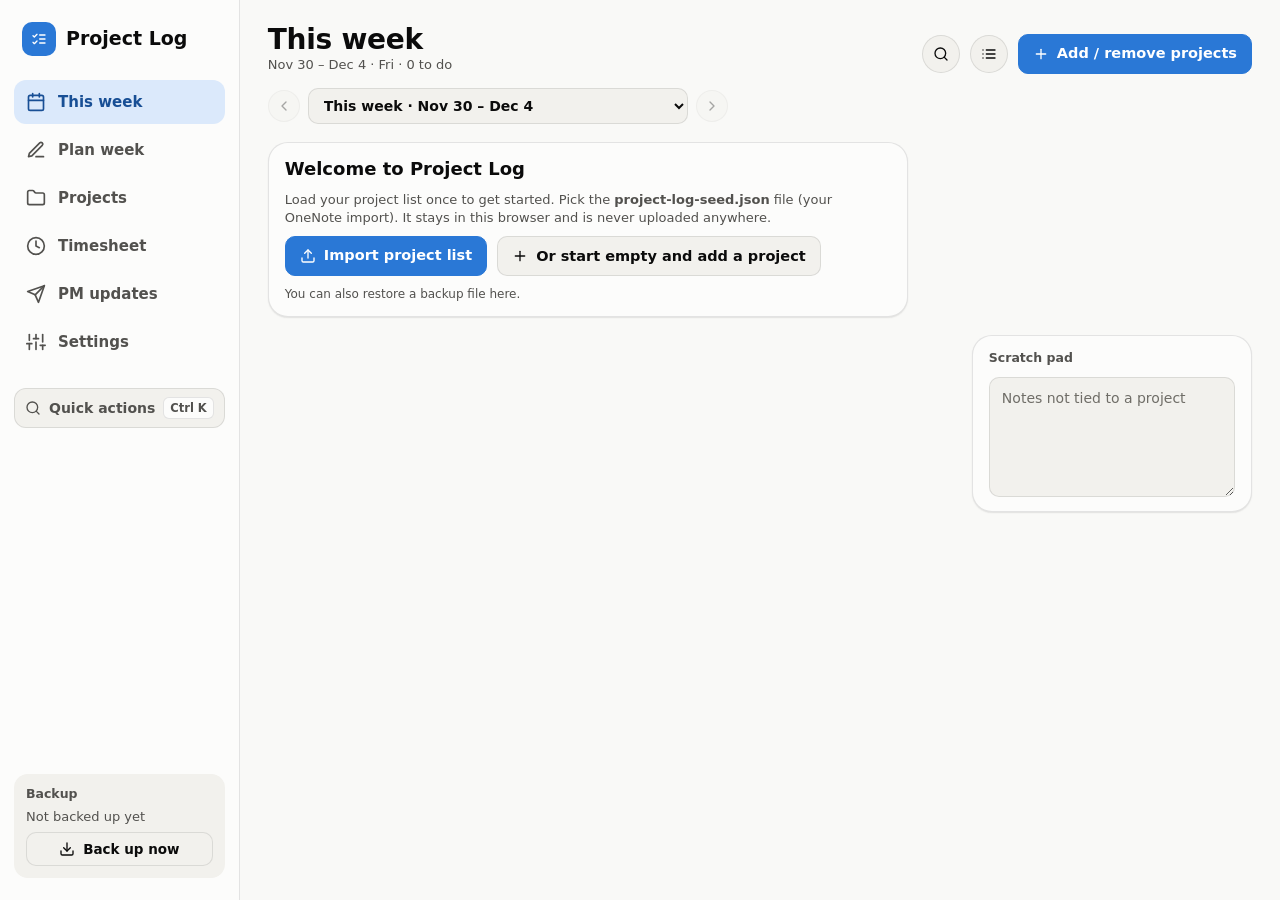
<file: index.html>
<!doctype html>
<html lang="en">
<head>
  <meta charset="utf-8">
  <meta name="viewport" content="width=device-width, initial-scale=1, viewport-fit=cover">
  <title>Project Log</title>
  <meta name="description" content="Weekly project planning, notes and time tracking.">
  <meta name="theme-color" content="#f9f9f7">
  <link rel="manifest" href="manifest.webmanifest">
  <link rel="icon" href="icons/favicon.svg" type="image/svg+xml">
  <link rel="apple-touch-icon" href="icons/apple-touch-icon.png">
  <link rel="stylesheet" href="css/styles.css">
  <script>
    // Apply the saved theme before the first paint so the page and title bar don't flash.
    try {
      const theme = JSON.parse(localStorage.getItem('projectlog.v1'))?.settings?.theme;
      if (theme === 'light' || theme === 'dark') document.documentElement.dataset.theme = theme;
    } catch {}
    document.querySelector('meta[name="theme-color"]').content = getComputedStyle(document.documentElement).backgroundColor;
  </script>
</head>
<body>
  <div id="root"><p style="padding:24px;font-family:system-ui">Loading Project Log…</p></div>
  <noscript><p style="padding:24px">Project Log needs JavaScript turned on.</p></noscript>

  <!-- Order matters: each file can use what the files above it define. -->
  <script src="js/version.js"></script>
  <script src="js/seed.js"></script>
  <script src="js/store.js"></script>
  <script src="js/core.js"></script>
  <script src="js/backup.js"></script>
  <script src="js/views/outline.js"></script>
  <script src="js/views/week.js"></script>
  <script src="js/views/plan.js"></script>
  <script src="js/views/projects.js"></script>
  <script src="js/views/project.js"></script>
  <script src="js/views/time.js"></script>
  <script src="js/views/timeline.js"></script>
  <script src="js/views/review.js"></script>
  <script src="js/views/update.js"></script>
  <script src="js/views/health.js"></script>
  <script src="js/views/guard.js"></script>
  <script src="js/views/palette.js"></script>
  <script src="js/views/settings.js"></script>
  <script src="js/actions.js"></script>
  <script src="js/app.js"></script>
  <script>
    if ('serviceWorker' in navigator && location.protocol.startsWith('http')) {
      // When an update installs, reload once so it takes effect now instead of next time.
      const hadWorker = !!navigator.serviceWorker.controller;
      navigator.serviceWorker.addEventListener('controllerchange', () => {
        if (hadWorker) location.reload();
      });
      navigator.serviceWorker.register('sw.js');
    }
  </script>
</body>
</html>
</file>
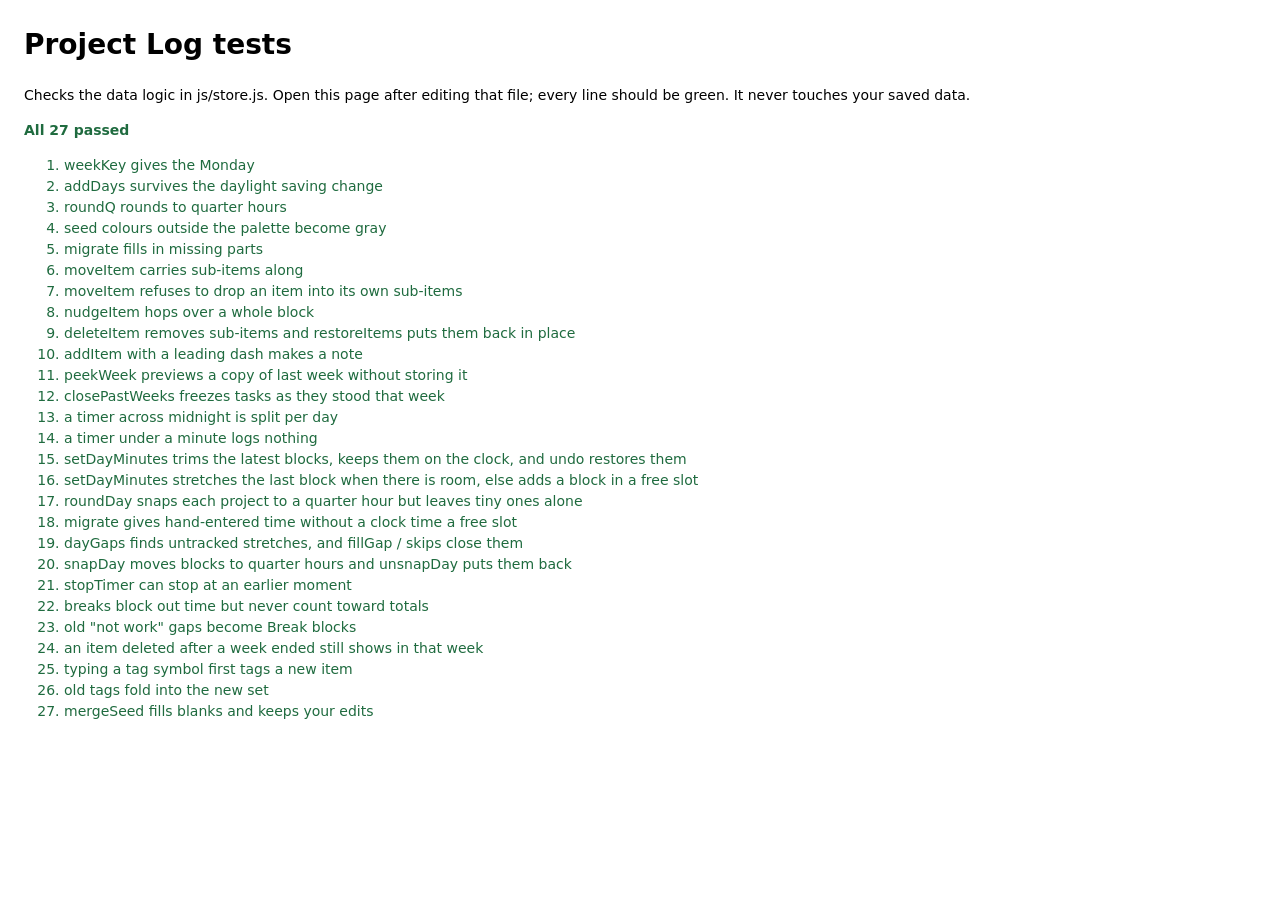
<file: tests.html>
<!doctype html>
<html lang="en">
<head>
  <meta charset="utf-8">
  <title>Project Log tests</title>
  <style>
    body { font: 14px/1.5 system-ui, sans-serif; margin: 24px; }
    .pass { color: #1f6b3f; }
    .fail { color: #c0392b; font-weight: 700; }
  </style>
</head>
<body>
  <h1>Project Log tests</h1>
  <p>Checks the data logic in js/store.js. Open this page after editing that file; every line should be green.
    It never touches your saved data.</p>
  <p id="summary"></p>
  <ol id="out"></ol>

  <script src="js/store.js"></script>
  <script>
    const S = window.Store;
    const out = document.getElementById('out');
    let failed = 0;

    function test(name, fn) {
      const li = document.createElement('li');
      try {
        fn();
        li.className = 'pass';
        li.textContent = name;
      } catch (e) {
        failed++;
        li.className = 'fail';
        li.textContent = `${name}: ${e.message}`;
      }
      out.appendChild(li);
    }
    function eq(actual, expected) {
      const a = JSON.stringify(actual);
      const b = JSON.stringify(expected);
      if (a !== b) throw new Error(`expected ${b}, got ${a}`);
    }

    function sample() {
      const s = S.fromSeed({
        people: [{ name: 'Ana', colour: 'blue' }, { name: 'Bo', colour: 'url(evil)' }],
        projects: [{ number: '26208', name: 'Clinic', pm: 'Ana' }, { number: '25063', name: 'School' }]
      });
      // A: a, a1, a2 (a1 and a2 indented under a), then b, then c.
      s.items = ['a', 'a1', 'a2', 'b', 'c'].map(id => ({
        id, pid: 'p_26208', text: id, kind: 'task', level: id.length - 1, done: false, doneAt: '', created: '2026-10-01'
      }));
      return s;
    }
    const order = s => S.itemsFor(s, 'p_26208').map(i => i.id);

    test('weekKey gives the Monday', () => {
      eq(S.weekKey(new Date(2026, 9, 18)), '2026-10-12');
      eq(S.weekKey(new Date(2026, 9, 12)), '2026-10-12');
    });
    test('addDays survives the daylight saving change', () => {
      eq(S.iso(S.addDays(S.parseISO('2026-11-01'), 1)), '2026-11-02');
      eq(S.iso(S.addDays(S.parseISO('2026-03-08'), 7)), '2026-03-15');
    });
    test('roundQ rounds to quarter hours', () => {
      eq([0.1, 0.13, 0.5, 1.37, 2.9].map(S.roundQ), [0, 0.25, 0.5, 1.25, 3]);
    });
    test('seed colours outside the palette become gray', () => {
      eq(sample().people.map(p => p.color), ['blue', 'gray']);
    });
    test('migrate fills in missing parts', () => {
      const s = S.migrate({ projects: {}, people: [{ id: 'x', name: 'X', color: '"><b>' }] });
      eq([Array.isArray(s.items), s.settings.capacity, s.people[0].color], [true, 40, 'gray']);
    });

    test('moveItem carries sub-items along', () => {
      const s = sample();
      S.moveItem(s, 'a', 'b', true);
      eq(order(s), ['b', 'a', 'a1', 'a2', 'c']);
    });
    test('moveItem refuses to drop an item into its own sub-items', () => {
      const s = sample();
      eq(S.moveItem(s, 'a', 'a1', true), false);
      eq(order(s), ['a', 'a1', 'a2', 'b', 'c']);
    });
    test('nudgeItem hops over a whole block', () => {
      const s = sample();
      S.nudgeItem(s, 'b', -1);
      eq(order(s), ['b', 'a', 'a1', 'a2', 'c']);
      S.nudgeItem(s, 'b', 1);
      eq(order(s), ['a', 'a1', 'a2', 'b', 'c']);
    });
    test('deleteItem removes sub-items and restoreItems puts them back in place', () => {
      const s = sample();
      const deleted = S.deleteItem(s, 'a');
      eq(order(s), ['b', 'c']);
      S.restoreItems(s, deleted);
      eq(order(s), ['a', 'a1', 'a2', 'b', 'c']);
    });
    test('addItem with a leading dash makes a note', () => {
      const s = sample();
      const it = S.addItem(s, 'p_26208', '- call the PM', 0);
      eq([it.kind, it.text, order(s).pop()], ['note', 'call the PM', it.id]);
    });

    test('peekWeek previews a copy of last week without storing it', () => {
      const s = sample();
      s.weeks['2026-10-05'] = { entries: [{ pid: 'p_26208', hours: '6', label: 'QA/QC', day: 'Fri', date: '', done: true }] };
      const next = S.peekWeek(s, '2026-10-12');
      eq(next.entries, [{ pid: 'p_26208', hours: '6', label: '', day: '', date: '' }]);
      eq(Object.keys(s.weeks), ['2026-10-05']);
      S.ensureWeek(s, '2026-10-12');
      eq(Object.keys(s.weeks).sort(), ['2026-10-05', '2026-10-12']);
    });
    test('closePastWeeks freezes tasks as they stood that week', () => {
      const s = sample();
      s.weeks['2020-01-06'] = { entries: [{ pid: 'p_26208', hours: '', label: '', day: '', date: '' }] };
      s.items.forEach(i => { i.created = '2020-01-01'; });
      s.items[3].done = true;
      s.items[3].doneAt = '2020-01-08';
      eq(S.closePastWeeks(s), 1);
      s.items = [];
      const frozen = s.weeks['2020-01-06'].closed.items.p_26208;
      eq([frozen.length, frozen[3].done, frozen[0].done], [5, true, false]);
      eq(S.closePastWeeks(s), 0);
    });

    test('a timer across midnight is split per day', () => {
      const s = sample();
      const realNow = Date.now;
      const start = new Date(2026, 9, 13, 23, 30).getTime();
      s.timer = { pid: 'p_26208', start };
      Date.now = () => start + 90 * 60000;
      try {
        const logged = S.stopTimer(s);
        eq(logged.map(e => [e.date, e.minutes]), [['2026-10-13', 30], ['2026-10-14', 60]]);
      } finally {
        Date.now = realNow;
      }
    });
    test('a timer under a minute logs nothing', () => {
      const s = sample();
      s.timer = { pid: 'p_26208', start: Date.now() - 20000 };
      eq([S.stopTimer(s).length, s.timer, s.time.length], [0, null, 0]);
    });

    test('setDayMinutes trims the latest blocks, keeps them on the clock, and undo restores them', () => {
      const s = sample();
      const at = (h, m) => new Date(2026, 9, 13, h, m).getTime();
      const block = (id, h1, m1, h2, m2) => ({ id, pid: 'p_26208', date: '2026-10-13', start: at(h1, m1), end: at(h2, m2), minutes: (h2 - h1) * 60 + m2 - m1, note: '', src: 'timer' });
      s.time = [block('t1', 8, 0, 8, 30), block('t2', 9, 0, 9, 40), block('t3', 13, 0, 13, 20)];
      const change = S.setDayMinutes(s, 'p_26208', '2026-10-13', 60);
      eq(s.time.map(t => [t.id, t.minutes]), [['t1', 30], ['t2', 30]]);
      eq(s.time[1].end === at(9, 30), true);
      S.undoDayEdit(s, change);
      eq(s.time.map(t => t.id).sort(), ['t1', 't2', 't3']);
    });
    test('setDayMinutes stretches the last block when there is room, else adds a block in a free slot', () => {
      const s = sample();
      const at = (h, m) => new Date(2026, 9, 13, h, m).getTime();
      s.time = [
        { id: 'a', pid: 'p_26208', date: '2026-10-13', start: at(9, 0), end: at(10, 0), minutes: 60, note: '', src: 'timer' },
        { id: 'b', pid: 'OH', date: '2026-10-13', start: at(10, 0), end: at(10, 30), minutes: 30, note: '', src: 'timer' }
      ];
      S.setDayMinutes(s, 'OH', '2026-10-13', 45);
      eq([s.time[1].end === at(10, 45), s.time[1].minutes], [true, 45]);
      S.setDayMinutes(s, 'p_26208', '2026-10-13', 90);
      const added = s.time.find(t => t.pid === 'p_26208' && t.id !== 'a');
      eq([added.start === at(8, 0), added.minutes], [true, 30]);
    });
    test('roundDay snaps each project to a quarter hour but leaves tiny ones alone', () => {
      const s = sample();
      const at = (h, m) => new Date(2026, 9, 13, h, m).getTime();
      const e = (id, pid, h, minutes) => ({ id, pid, date: '2026-10-13', start: at(h, 0), end: at(h, 0) + minutes * 60000, minutes, note: '', src: 'timer' });
      s.time = [e('a', 'p_26208', 8, 50), e('b', 'p_26208', 10, 21), e('c', 'OH', 12, 6), e('d', 'p_25063', 14, 30)];
      eq(S.roundDay(s, '2026-10-13').length, 1);
      eq(['p_26208', 'OH', 'p_25063'].map(pid => S.minutesFor(s, pid, '2026-10-13', '2026-10-13')), [75, 6, 30]);
      eq(s.time.length, 4);
    });
    test('migrate gives hand-entered time without a clock time a free slot', () => {
      const at = (h, m) => new Date(2026, 9, 13, h, m).getTime();
      const s = S.migrate({ projects: {}, time: [
        { id: 'a', pid: 'OH', date: '2026-10-13', start: at(8, 0), end: at(9, 0), minutes: 60 },
        { id: 'b', pid: 'OH', date: '2026-10-13', start: 0, end: 0, minutes: 45 }
      ] });
      eq([s.time[1].start === at(9, 0), s.time[1].end === at(9, 45)], [true, true]);
    });
    test('dayGaps finds untracked stretches, and fillGap / skips close them', () => {
      const s = sample();
      const at = (h, m) => new Date(2026, 10, 2, h, m).getTime();
      const blk = (id, h1, m1, h2, m2) => ({ id, pid: 'p_26208', date: '2026-11-02', start: at(h1, m1), end: at(h2, m2), minutes: 0, note: '', src: 'timer' });
      s.time = [blk('a', 8, 0, 9, 0), blk('b', 9, 3, 10, 0), blk('c', 10, 30, 11, 0)];
      const gaps = S.dayGaps(s, '2026-11-02');
      eq(gaps.map(g => [g.from === at(10, 0), g.to === at(10, 30)]), [[true, true]]);
      S.fillGap(s, 'OH', '2026-11-02', gaps[0].from, gaps[0].to);
      eq([S.dayGaps(s, '2026-11-02').length, S.minutesFor(s, 'OH', '2026-11-02', '2026-11-02')], [0, 30]);
    });
    test('snapDay moves blocks to quarter hours and unsnapDay puts them back', () => {
      const s = sample();
      const at = (h, m) => new Date(2026, 10, 2, h, m).getTime();
      s.time = [{ id: 'a', pid: 'p_26208', date: '2026-11-02', start: at(8, 2), end: at(8, 39), minutes: 37, note: '', src: 'timer' }];
      const before = S.snapDay(s, '2026-11-02');
      eq([s.time[0].start === at(8, 0), s.time[0].end === at(8, 45), s.time[0].minutes], [true, true, 45]);
      S.unsnapDay(s, before);
      eq(s.time[0].minutes, 37);
    });
    test('stopTimer can stop at an earlier moment', () => {
      const s = sample();
      const start = Date.now() - 5 * 3600000;
      s.timer = { pid: 'p_26208', start };
      const logged = S.stopTimer(s, start + 90 * 60000);
      eq(logged.reduce((a, e) => a + e.minutes, 0), 90);
    });

    test('breaks block out time but never count toward totals', () => {
      const s = sample();
      const at = (h, m) => new Date(2026, 10, 2, h, m).getTime();
      s.time = [
        { id: 'a', pid: 'p_26208', date: '2026-11-02', start: at(8, 0), end: at(12, 0), minutes: 240, note: '', src: 'timer' },
        { id: 'l', pid: 'BREAK', date: '2026-11-02', start: at(12, 0), end: at(12, 30), minutes: 30, note: '', src: 'break' }
      ];
      eq([S.minutesFor(s, null, '2026-11-02', '2026-11-02'), S.minutesFor(s, 'BREAK', '2026-11-02', '2026-11-02')], [240, 30]);
      eq(S.freeSlot(s, '2026-11-02', 60 * 60000) === at(12, 30), true);
    });
    test('old "not work" gaps become Break blocks', () => {
      const at = (h, m) => new Date(2026, 10, 2, h, m).getTime();
      const s = S.migrate({ projects: {}, gapSkips: { '2026-11-02': [`${at(12, 0)}-${at(12, 45)}`] } });
      eq([s.time.length, s.time[0].pid, s.time[0].minutes, Object.keys(s.gapSkips).length], [1, 'BREAK', 45, 0]);
    });
    test('an item deleted after a week ended still shows in that week', () => {
      const s = sample();
      s.items.forEach(i => { i.created = '2026-10-01'; });
      S.deleteItem(s, 'b');
      s.trash.forEach(x => { x.deletedAt = '2026-10-20'; });
      eq(S.itemsAsOf(s, 'p_26208', '2026-10-12').map(i => i.text), ['a', 'a1', 'a2', 'b', 'c']);
      eq(S.itemsAsOf(s, 'p_26208', '2026-10-19').map(i => i.text), ['a', 'a1', 'a2', 'c']);
      eq(S.itemsFor(s, 'p_26208').map(i => i.id), ['a', 'a1', 'a2', 'c']);
    });
    test('typing a tag symbol first tags a new item', () => {
      const s = sample();
      const made = ['! call PM', '? which panel', '* due Fri', 'p1 panels', 'P3 later', 'plain', '2 panels to update']
        .map(t => S.addItem(s, 'p_26208', t, 0));
      eq(made.map(i => i.tag), ['important', 'question', 'highlight', 'p1', 'p3', '', '']);
      eq(made.map(i => i.text).slice(3), ['panels', 'later', 'plain', '2 panels to update']);
    });
    test('old tags fold into the new set', () => {
      const s = S.migrate({ projects: {}, items: [{ id: 'a', tag: 'critical' }, { id: 'b', tag: 'remember' }, { id: 'c', tag: 'idea' }] });
      eq(s.items.map(i => i.tag), ['important', 'highlight', '']);
    });

    test('mergeSeed fills blanks and keeps your edits', () => {
      const s = sample();
      s.projects.p_26208.name = 'Clinic (renamed)';
      const added = S.mergeSeed(s, {
        people: [{ name: 'Cy', colour: 'teal' }],
        projects: [{ number: '26208', name: 'Clinic', revit: 'RVT26' }, { number: '26300', name: 'New', pm: 'Cy' }]
      });
      eq([added, s.projects.p_26208.name, s.projects.p_26208.revit, s.projects.p_26300.pm], [1, 'Clinic (renamed)', 'RVT26', 'pm_cy']);
    });

    document.getElementById('summary').innerHTML = failed
      ? `<b class="fail">${failed} failed</b>`
      : `<b class="pass">All ${out.children.length} passed</b>`;
  </script>
</body>
</html>
</file>
<file: css/styles.css>
/* Project Log styles. Tokens follow the Fit Log design language.
   Each colour is light-dark(light value, dark value). The page follows the system theme, and
   Settings > Appearance can pin it by setting data-theme on <html>. */
:root {
  color-scheme: light dark;
  --page: light-dark(#f9f9f7, #0d0d0d);
  --surface-1: light-dark(#fcfcfb, #1a1a19);
  --surface-2: light-dark(#f2f1ed, #232322);
  --text-primary: light-dark(#0b0b0b, #fff);
  --text-secondary: light-dark(#52514e, #c3c2b7);
  --muted: light-dark(#6f6d67, #a09e96);
  --gridline: light-dark(#e1e0d9, #2c2c2a);
  --baseline: light-dark(#c3c2b7, #383835);
  --border: light-dark(rgba(11,11,11,.10), rgba(255,255,255,.10));
  --accent: light-dark(#2a78d6, #3987e5);
  --accent-track: light-dark(#b7d3f6, #184f95);
  --accent-soft: light-dark(#dbe9fb, #17365c);
  --accent-strong: light-dark(#184f95, #86b6ef);
  --good: light-dark(#2f9a5c, #4dba7f);
  --good-bg: light-dark(#e3f3ea, rgba(77,186,127,.16));
  --good-ink: light-dark(#1f6b3f, #8fdcb0);
  --warning: light-dark(#c98a00, #fab219);
  --warning-ink: light-dark(#8a5d00, #fab219);
  --warn-bg: light-dark(#fdf1d4, rgba(250,178,25,.14));
  --critical: light-dark(#d03b3b, #e66767);
  --c-red: light-dark(#d9443a, #ec6b61);
  --c-orange: light-dark(#e8862c, #f0a04a);
  --c-amber: light-dark(#c9a000, #e6c040);
  --c-green: light-dark(#2f9a5c, #4dba7f);
  --c-teal: light-dark(#1f8fa0, #3bb3c4);
  --c-blue: light-dark(#3a6fd8, #6f98ea);
  --c-indigo: light-dark(#5b5bd6, #8b8bf0);
  --c-purple: light-dark(#8b5cf6, #a78bfa);
  --c-pink: light-dark(#d6409f, #ec6cbb);
  --c-gray: light-dark(#8a8780, #a09e96);
  --radius-sm: 10px; --radius-md: 14px; --radius-lg: 20px;
  --shadow-1: 0 1px 2px rgba(11,11,11,.06), 0 1px 1px rgba(11,11,11,.04);
  --shadow-2: 0 8px 28px light-dark(rgba(11,11,11,.16), rgba(0,0,0,.5));
}
:root[data-theme="light"] { color-scheme: light; }
:root[data-theme="dark"] { color-scheme: dark; }

* { box-sizing: border-box; }
html, body { margin: 0; }
html { background: var(--page); }
body { background: var(--page); color: var(--text-primary); font-family: system-ui, -apple-system, "Segoe UI", sans-serif; font-size: 15px; line-height: 1.35; -webkit-font-smoothing: antialiased; }
button, input, textarea, select { font-family: inherit; color: inherit; font-size: inherit; }
a { color: var(--accent); }
a:hover { color: var(--accent-strong); }
h1, h2, h3, p { margin: 0; }
[hidden] { display: none !important; }
.sr { position: absolute; width: 1px; height: 1px; overflow: hidden; clip: rect(0 0 0 0); white-space: nowrap; }
:focus-visible { outline: 2px solid var(--accent); outline-offset: 2px; }

.ic { width: 20px; height: 20px; fill: none; stroke: currentColor; stroke-width: 2; stroke-linecap: round; stroke-linejoin: round; flex: none; }
.ic.s { width: 16px; height: 16px; }
.ic.xs { width: 12px; height: 12px; stroke-width: 2.4; }

/* Shell */
.app { min-height: 100vh; display: flex; }
.side { flex: 0 0 228px; display: flex; flex-direction: column; gap: 24px; padding: 22px 14px; background: var(--surface-1); border-right: 1px solid var(--border); position: sticky; top: 0; height: 100vh; }
.brand { display: flex; align-items: center; gap: 10px; padding: 0 8px; font-size: 19px; font-weight: 800; }
.brand .logo { width: 34px; height: 34px; border-radius: 10px; background: var(--accent); color: #fff; display: grid; place-items: center; }
.nav { display: flex; flex-direction: column; gap: 4px; }
.nav a { display: flex; align-items: center; gap: 12px; min-height: 44px; padding: 0 12px; border-radius: 12px; color: var(--text-secondary); font-weight: 600; text-decoration: none; }
.nav a:hover { background: var(--surface-2); color: var(--text-primary); }
.nav a.on { background: var(--accent-soft); color: var(--accent-strong); }
.side-foot { margin-top: auto; display: flex; flex-direction: column; gap: 6px; padding: 12px; border-radius: var(--radius-md); background: var(--surface-2); }
.main { flex: 1 1 auto; min-width: 0; padding: 24px 28px 64px; display: flex; flex-direction: column; gap: 18px; }
.tabbar { display: none; }

/* Primitives */
.card { background: var(--surface-1); border: 1px solid var(--border); border-radius: var(--radius-lg); box-shadow: var(--shadow-1); }
.clip { overflow: hidden; }
.btn { display: inline-flex; align-items: center; justify-content: center; gap: 8px; min-height: 40px; padding: 0 14px; border-radius: var(--radius-sm); border: 1px solid var(--border); background: var(--surface-2); font-weight: 700; font-size: 14.5px; cursor: pointer; text-decoration: none; color: var(--text-primary); white-space: nowrap; }
.btn:hover { color: var(--text-primary); filter: brightness(.98); }
.btn.pri { background: var(--accent); border-color: var(--accent); color: #fff; }
.btn.pri:hover { color: #fff; }
.btn.sm { min-height: 34px; padding: 0 11px; font-size: 13.5px; }
.btn.ghost { background: transparent; border-color: transparent; color: var(--accent); padding: 0 8px; }
.btn.danger { color: var(--critical); }
.iconbtn { width: 38px; height: 38px; border-radius: 50%; background: var(--surface-2); border: 1px solid var(--border); display: grid; place-items: center; color: var(--text-primary); flex: none; cursor: pointer; text-decoration: none; padding: 0; }
.iconbtn:hover { color: var(--text-primary); }
.iconbtn.sm { width: 32px; height: 32px; }
.iconbtn.on, .iconbtn.pri { background: var(--accent); border-color: var(--accent); color: #fff; }
.iconbtn.plain { background: transparent; border-color: transparent; color: var(--muted); }
.iconbtn.plain:hover { background: var(--surface-2); color: var(--text-primary); }
.tag { display: inline-flex; align-items: center; gap: 4px; font-size: 11px; font-weight: 800; letter-spacing: .04em; text-transform: uppercase; padding: 3px 8px; border-radius: 99px; background: var(--surface-2); color: var(--text-secondary); white-space: nowrap; border: 0; }
.tag.acc { background: var(--accent-soft); color: var(--accent-strong); }
.tag.good { background: var(--good-bg); color: var(--good-ink); }
.tag.warn { background: var(--warn-bg); color: var(--warning-ink); }
.tag.dash { background: transparent; border: 1.5px dashed var(--baseline); color: var(--muted); padding: 2px 7px; cursor: pointer; }
.pm { display: inline-flex; align-items: center; gap: 6px; padding: 2px 9px 2px 7px; border-radius: 99px; font-size: 12.5px; font-weight: 700; white-space: nowrap;
  background: color-mix(in srgb, var(--pc) 16%, var(--surface-1)); color: color-mix(in srgb, var(--pc) 62%, var(--text-primary)); }
.dot { width: 9px; height: 9px; border-radius: 50%; flex: none; display: inline-block; background: var(--pc, var(--baseline)); }
.meter { height: 6px; border-radius: 99px; background: var(--accent-track); overflow: hidden; }
.meter i { display: block; height: 100%; border-radius: 99px; background: var(--accent); }
.meter.over i { background: var(--warning); }
.num { font-variant-numeric: tabular-nums; }
.sub { font-size: 13px; color: var(--text-secondary); }
.muted { color: var(--muted); }
.lbl { font-size: 12.5px; color: var(--text-secondary); font-weight: 700; }
.h1 { font-size: 28px; font-weight: 800; letter-spacing: -.01em; line-height: 1.15; }
.h2 { font-size: 18px; font-weight: 800; }
.hcap { font-size: 12px; font-weight: 800; letter-spacing: .06em; text-transform: uppercase; }
.row { display: flex; align-items: center; gap: 10px; }
.wrap { flex-wrap: wrap; }
.grow { flex: 1 1 0; min-width: 0; }
.cols { display: flex; flex-wrap: wrap; gap: 20px; align-items: flex-start; }
.col-main { flex: 999 1 540px; min-width: 0; display: flex; flex-direction: column; gap: 16px; }
.col-side { flex: 1 1 280px; min-width: 0; display: flex; flex-direction: column; gap: 14px; }
.pagehead { display: flex; flex-wrap: wrap; align-items: flex-end; justify-content: space-between; gap: 14px; }
.pad { padding: 14px 16px; }
.stack { display: flex; flex-direction: column; gap: 10px; }
.inp { width: 100%; min-height: 40px; border-radius: var(--radius-sm); background: var(--surface-2); border: 1px solid var(--border); padding: 0 11px; font-size: 15px; color: var(--text-primary); min-width: 0; }
.inp:focus { outline: 2px solid var(--accent); outline-offset: -1px; background: var(--surface-1); }
.inp::placeholder, textarea::placeholder { color: var(--muted); }
textarea.inp { padding: 10px 12px; line-height: 1.5; resize: vertical; min-height: 90px; }
.field { display: flex; flex-direction: column; gap: 5px; min-width: 0; }
.search { display: flex; align-items: center; gap: 8px; min-height: 42px; padding: 0 12px; border-radius: var(--radius-sm); background: var(--surface-2); border: 1px solid var(--border); }
.search input { flex: 1 1 0; min-width: 0; border: 0; background: transparent; outline: none; font-size: 15px; }
.search.accent { background: var(--surface-1); border: 1.5px solid var(--accent); min-height: 48px; border-radius: 14px; }
.seg { display: flex; gap: 3px; padding: 3px; background: var(--surface-2); border: 1px solid var(--border); border-radius: 12px; }
.seg button { flex: 1 1 0; min-width: 0; min-height: 32px; padding: 0 8px; border: 0; border-radius: 9px; background: transparent; font-size: 13.5px; font-weight: 600; color: var(--text-secondary); cursor: pointer; white-space: nowrap; }
.seg button.on { background: var(--surface-1); color: var(--text-primary); box-shadow: var(--shadow-1), inset 0 0 0 1.5px var(--accent); }
.groupseg { flex: 0 1 380px; }
.groupseg button { display: inline-flex; align-items: center; justify-content: center; gap: 7px; min-height: 36px; }
.groupseg button .ic { color: var(--muted); }
.groupseg button.on .ic { color: var(--accent); }
.chips { display: flex; flex-wrap: wrap; gap: 6px; }
.chip { display: inline-flex; align-items: center; gap: 6px; min-height: 34px; padding: 0 12px; border-radius: 12px; border: 1px solid var(--border); background: var(--surface-1); font-size: 13.5px; font-weight: 600; color: var(--text-secondary); cursor: pointer; white-space: nowrap; }
.chip.on { background: var(--accent-soft); border-color: var(--accent); color: var(--accent-strong); }
.chip .n { font-size: 12px; color: var(--muted); font-weight: 600; }
.chk { width: 18px; height: 18px; accent-color: var(--accent); margin: 1px 0 0; flex: none; cursor: pointer; }
.note { display: flex; gap: 8px; padding: 10px 12px; border-radius: var(--radius-md); background: var(--accent-soft); color: var(--accent-strong); font-size: 13px; line-height: 1.4; }
.empty { padding: 28px 16px; text-align: center; color: var(--text-secondary); }
.list > * + * { border-top: 1px solid var(--gridline); }

.stickyhead { display: flex; flex-direction: column; gap: 14px; }
.weeknav { display: flex; align-items: center; gap: 8px; flex-wrap: wrap; }
.weeksel { flex: 0 1 380px; width: auto; min-height: 36px; font-size: 14px; font-weight: 700; cursor: pointer; }
.iconbtn:disabled { opacity: .35; cursor: default; }
.item .ro { flex: 1 1 0; min-width: 0; font-size: 14px; line-height: 20px; overflow-wrap: anywhere; }
.item.done .ro { text-decoration: line-through; color: var(--muted); }
.item .chk:disabled { cursor: default; opacity: .8; }
.pastnotes { margin: 6px 14px 8px; padding: 8px 10px; border-radius: 10px; background: var(--surface-2); display: flex; flex-direction: column; gap: 6px; }

.between { justify-content: space-between; }
.center { align-items: center; justify-content: center; }
.center-y { align-items: center; }
.end { justify-content: flex-end; }
.top { align-items: flex-start; }
.self-start { align-self: flex-start; }
.tight { gap: 8px; }
.gap1 { gap: 1px; }
.nowrap { white-space: nowrap; }
.pre { white-space: pre-wrap; }
.bold { font-weight: 800; }
.semibold { font-weight: 600; }
.small { font-size: 12px; }
.right { text-align: right; }
.block { display: block; }
.minw { min-width: 200px; }
.pointer { cursor: pointer; }
.scrollx { overflow-x: auto; }
.ruled { border-top: 1px solid var(--gridline); }
.plainlink { color: var(--text-primary); text-decoration: none; }
.bignum { font-size: 26px; font-weight: 800; }
.bignum .sub { font-size: 15px; }
.meter.thick { height: 9px; }
.row.stat { font-size: 13.5px; }
.dot.lg { width: 11px; height: 11px; }
.dot.md { width: 14px; height: 14px; }
.dot.nopm { --pc: var(--baseline); }
.cardhead { gap: 2px; padding-bottom: 8px; }
.foldline { padding: 0 14px 8px; }
.narrowcard { max-width: 640px; }
.warnline { color: var(--warning-ink); font-size: 12.5px; }
.fields { align-items: flex-start; gap: 12px; }
.w90 { flex: 0 0 90px; }
.w140 { flex: 0 1 140px; }
.w150 { flex: 0 1 150px; }
.w180 { flex: 0 1 180px; }
.w200 { flex: 0 1 200px; }
.w220 { flex: 0 1 220px; }
.w280 { max-width: 280px; }
.wfill { flex: 1 1 220px; }
.search .ic { color: var(--muted); }
.search.accent .ic { color: var(--accent); }
.savebanner { display: flex; flex-wrap: wrap; align-items: center; gap: 10px; padding: 10px 14px; border-radius: var(--radius-md); background: var(--warn-bg); color: var(--warning-ink); border: 1px solid var(--warning); font-size: 13.5px; font-weight: 600; }

/* This week */
.toolbar { display: flex; flex-wrap: wrap; align-items: center; gap: 10px; }
.groups { display: flex; flex-direction: column; gap: 22px; }
.ghead { display: flex; align-items: center; gap: 8px; margin-bottom: 10px; }
.ghead h2 { font-size: 17px; font-weight: 800; }
.cards { display: flex; flex-wrap: wrap; gap: 14px; align-items: flex-start; }
.pcard { flex: 1 1 330px; min-width: 0; display: flex; flex-direction: column; overflow: visible; }
.pcard-h { display: flex; align-items: flex-start; gap: 6px; padding: 12px 12px 8px 8px; }
.fold { width: 28px; height: 28px; border: 0; background: transparent; border-radius: 8px; display: grid; place-items: center; color: var(--muted); cursor: pointer; flex: none; padding: 0; }
.fold:hover { background: var(--surface-2); color: var(--text-primary); }
.fold .ic { transition: transform .15s; }
.fold.open .ic { transform: rotate(90deg); }
.ptitle { font-size: 15.5px; line-height: 1.25; color: var(--text-primary); text-decoration: none; }
.ptitle:hover { color: var(--accent); }
.ptitle b { font-weight: 800; }
.ptitle span { font-weight: 600; }
.pmeta { display: flex; flex-wrap: wrap; align-items: center; gap: 6px; }
.hours { display: flex; align-items: center; gap: 10px; padding: 0 14px 10px 42px; }
.items { border-top: 1px solid var(--gridline); padding: 6px 0 4px; }
.item { display: flex; align-items: flex-start; gap: 8px; padding: 3px 8px 3px 14px; position: relative; }
.item .txt { flex: 1 1 0; min-width: 0; font-size: 14px; line-height: 20px; cursor: text; overflow-wrap: anywhere; border-radius: 6px; padding: 0 4px; margin: 0 -4px; }
.item .txt:hover { background: var(--surface-2); }
.item.done .txt { text-decoration: line-through; color: var(--muted); }
.item .notemark { width: 18px; flex: none; text-align: center; color: var(--muted); line-height: 20px; font-weight: 700; }
/* Item buttons float over the end of the row, so showing them never reflows the card. */
.item .acts { position: absolute; right: 6px; top: 1px; display: flex; gap: 2px; padding: 1px 2px; border-radius: 8px; background: var(--surface-1); box-shadow: var(--shadow-1); visibility: hidden; opacity: 0; transition: opacity .1s, visibility 0s; }
/* Hovering waits a moment before the buttons show (and become clickable), so a click aimed at
   the end of a task lands on the task. Keyboard focus shows them right away. */
.item:hover .acts { visibility: visible; opacity: 1; transition-delay: .25s; }
.item:focus-within .acts, .item .acts:has([aria-expanded="true"]) { visibility: visible; opacity: 1; transition-delay: 0s; }
.item .acts button { width: 24px; height: 22px; border: 0; border-radius: 6px; background: transparent; color: var(--muted); cursor: pointer; display: grid; place-items: center; padding: 0; }
.item .acts button:hover { background: var(--surface-2); color: var(--text-primary); }
.item input.edit { flex: 1 1 0; min-width: 0; font-size: 14px; border: 1px solid var(--accent); border-radius: 6px; padding: 0 6px; min-height: 22px; background: var(--surface-1); }
.addline { display: flex; align-items: center; gap: 6px; padding: 2px 8px 6px; }
.addline input { flex: 1 1 0; min-width: 0; min-height: 32px; border: 0; border-radius: 8px; background: transparent; padding: 0 8px; font-size: 14px; outline: none; }
.addline input:focus { background: var(--surface-2); }
.addtools { display: flex; gap: 2px; flex: none; }
.addbtn-ic { display: grid; place-items: center; width: 26px; height: 26px; padding: 0; border: 0; border-radius: 6px; background: transparent; color: var(--baseline); cursor: pointer; flex: none; }
.addbtn-ic:hover, .addbtn-ic:focus-visible { background: var(--surface-2); color: var(--text-primary); }
.addline { position: relative; }
.psum { border-top: 1px solid var(--gridline); padding: 8px 14px 10px 42px; }
.grip { width: 18px; height: 20px; margin-left: -20px; display: grid; place-items: center; color: var(--muted); cursor: grab; flex: none; opacity: 0; border-radius: 5px; }
.grip .ic { width: 14px; height: 14px; stroke-width: 3; }
.item:hover .grip, .item:focus-within .grip { opacity: 1; }
.grip:hover { background: var(--surface-2); color: var(--text-primary); }
.grip:active { cursor: grabbing; }
.item.dragging { opacity: .35; }
.item.drop-before { box-shadow: inset 0 2px 0 var(--accent); }
.item.drop-after { box-shadow: inset 0 -2px 0 var(--accent); }
.donebtn { color: var(--muted); }
.donebtn:hover { color: var(--good); border-color: var(--good); }
.donebtn.is-on { background: var(--good); border-color: var(--good); color: #fff; }
.pcard.is-done { background: var(--surface-2); box-shadow: none; opacity: .62; filter: saturate(.25); transition: opacity .15s, filter .15s; }
.pcard.is-done:hover, .pcard.is-done:focus-within { opacity: 1; filter: none; }
.donesec .ghead h2 { color: var(--muted); }
.timerbar { display: flex; flex-wrap: wrap; align-items: center; gap: 10px; padding: 10px 14px; border-radius: var(--radius-lg); background: var(--accent-soft); border: 1px solid var(--accent); color: var(--accent-strong); }
.timerbar .t { font-size: 24px; font-weight: 800; letter-spacing: -.02em; }
.scratch textarea { width: 100%; min-height: 120px; resize: vertical; border-radius: var(--radius-sm); background: var(--surface-2); border: 1px solid var(--border); padding: 10px 12px; font-size: 14px; line-height: 1.45; }

.ptop { gap: 6px; padding-top: 3px; }
.donebtn .ic { width: 15px; height: 15px; }
.timerbtn .ic { width: 14px; height: 14px; }
.doneday { font-size: 11.5px; white-space: nowrap; }
.pastnotes .row.top { gap: 8px; }
.pastnotes .pre { font-size: 13.5px; }
.jday { flex: 0 0 32px; font-weight: 700; }
.dayname { flex: 0 0 36px; font-weight: 700; }

/* Plan */
.prow { display: flex; flex-wrap: wrap; align-items: center; gap: 12px; padding: 10px 16px; }
.prow .who { flex: 1 1 240px; min-width: 0; display: flex; flex-direction: column; gap: 4px; }
.prow .hrs { flex: 0 0 76px; width: 76px; text-align: right; }
.prow .dl { flex: 1 1 160px; }
.days { display: flex; gap: 3px; padding: 3px; background: var(--surface-2); border: 1px solid var(--border); border-radius: 11px; flex: 0 0 auto; }
.days button { min-width: 40px; min-height: 30px; padding: 0 6px; border: 0; border-radius: 8px; background: transparent; font-size: 13px; font-weight: 600; color: var(--text-secondary); cursor: pointer; white-space: nowrap; }
.days button.on { background: var(--surface-1); color: var(--text-primary); box-shadow: var(--shadow-1), inset 0 0 0 1.5px var(--accent); }
.days input[type=date] { border: 0; background: transparent; font-size: 12.5px; min-height: 30px; width: 118px; padding: 0 4px; }
.xbtn { width: 34px; height: 34px; border-radius: 50%; border: 1px solid transparent; background: transparent; display: grid; place-items: center; color: var(--muted); cursor: pointer; flex: none; }
.xbtn:hover { background: var(--surface-2); border-color: var(--border); color: var(--critical); }
.addbtn { display: inline-flex; align-items: center; gap: 6px; min-height: 32px; padding: 0 11px; border-radius: 10px; border: 1px solid var(--accent); background: var(--accent-soft); color: var(--accent-strong); font-weight: 700; font-size: 13.5px; cursor: pointer; white-space: nowrap; }
.results { margin-top: 6px; }
.res { display: flex; flex-wrap: wrap; align-items: center; gap: 10px; padding: 9px 16px; }
.toast { position: fixed; left: 50%; bottom: 24px; transform: translateX(-50%); display: flex; align-items: center; gap: 12px; padding: 8px 8px 8px 16px; border-radius: 12px; background: var(--text-primary); color: var(--page); z-index: 50; box-shadow: var(--shadow-2); max-width: calc(100vw - 24px); }
.toast span { flex: 1 1 auto; min-width: 0; }
.toast button { min-height: 32px; padding: 0 12px; border-radius: 8px; border: 0; background: transparent; color: var(--accent-track); font-weight: 800; cursor: pointer; }

/* Projects */
.gtable { min-width: 640px; }
.grow-r { display: grid; grid-template-columns: 96px minmax(0,1fr) 108px 130px 96px; gap: 12px; align-items: center; padding: 7px 16px; border-top: 1px solid var(--gridline); min-height: 46px; }
.grow-r.hd { font-size: 11.5px; letter-spacing: .05em; text-transform: uppercase; color: var(--muted); font-weight: 700; border-top: 0; min-height: 38px; }
.rvt { width: 96px; min-height: 30px; border-radius: 8px; border: 1.5px dashed var(--baseline); background: transparent; font-size: 12.5px; font-weight: 800; letter-spacing: .03em; padding: 0 8px; color: var(--text-primary); }
.rvt::placeholder { color: var(--muted); font-weight: 700; }
.rvt.set { border: 1.5px solid transparent; background: var(--accent-soft); color: var(--accent-strong); }
.rvt:focus { outline: 2px solid var(--accent); outline-offset: 0; background: var(--surface-1); }
.ell { overflow: hidden; text-overflow: ellipsis; white-space: nowrap; }

.projsearch { flex: 1 1 260px; }
.chiplabel { align-self: center; font-weight: 700; }
.tablefoot { padding: 10px 16px; border-top: 1px solid var(--gridline); }
.pmcell { gap: 7px; font-size: 14px; }

/* Project */
.menuwrap { position: relative; }
.menu { position: absolute; left: 0; right: 0; top: calc(100% + 4px); background: var(--surface-1); border: 1px solid var(--border); border-radius: 12px; box-shadow: var(--shadow-2); z-index: 20; overflow: hidden; max-height: 320px; overflow-y: auto; }
.menu button.opt { display: flex; align-items: center; gap: 10px; width: 100%; min-height: 36px; padding: 0 12px; border: 0; background: transparent; font-size: 14px; text-align: left; cursor: pointer; }
.menu button.opt:hover, .menu button.opt.sel { background: var(--surface-2); }
.jrow { display: flex; gap: 14px; padding: 11px 16px; align-items: flex-start; }
.jrow .d { flex: 0 0 92px; font-weight: 700; }

.backlink { display: inline-flex; align-items: center; gap: 6px; min-height: 32px; align-self: flex-start; font-weight: 700; text-decoration: none; }
.journaladd { padding: 10px 12px; }
.editform { border-color: var(--accent); gap: 14px; }
.pmpick { cursor: pointer; text-align: left; }
.pmpick .ic { color: var(--muted); }
.menufoot { padding: 6px; border-top: 1px solid var(--gridline); }
.menufoot .inp { min-height: 34px; font-size: 14px; }

/* Timesheet */
table.ts { border-collapse: collapse; width: 100%; min-width: 720px; }
table.ts th { text-align: right; font-size: 11.5px; letter-spacing: .05em; text-transform: uppercase; color: var(--muted); font-weight: 700; padding: 11px 12px; border-bottom: 1px solid var(--gridline); white-space: nowrap; }
table.ts th:first-child, table.ts td:first-child { text-align: left; }
table.ts td { padding: 9px 12px; border-bottom: 1px solid var(--gridline); text-align: right; font-variant-numeric: tabular-nums; }
table.ts .today { background: var(--accent-soft); }
table.ts td.empty { color: var(--baseline); }
table.ts tfoot td { font-weight: 800; border-bottom: 0; background: var(--surface-2); }
table.ts tfoot td.today { background: var(--accent-soft); }
.tsweeknav .iconbtn { width: 44px; height: 44px; }
.tsweeknav .weeksel { flex: 1 1 auto; max-width: 560px; min-height: 44px; font-size: 15px; }
.daystrip { display: grid; grid-template-columns: repeat(5, minmax(0, 1fr)); gap: 8px; }
.daycard { display: flex; flex-direction: column; align-items: flex-start; gap: 6px; min-height: 86px; padding: 10px 12px; border-radius: var(--radius-md); border: 1px solid var(--border); background: var(--surface-1); color: var(--text-primary); text-align: left; cursor: pointer; }
.daycard:hover { border-color: var(--baseline); }
.daycard.on { border-color: var(--accent); box-shadow: var(--shadow-1), inset 0 0 0 1px var(--accent); }
.daycard .dname { font-size: 13px; font-weight: 700; color: var(--text-secondary); }
.daycard.today .dname { color: var(--accent); }
.daycard .ddate { font-weight: 600; color: var(--muted); }
.daycard .dhrs { font-size: 22px; font-weight: 800; letter-spacing: -.01em; }
.dstate { display: inline-flex; align-items: center; gap: 5px; font-size: 11.5px; font-weight: 700; color: var(--muted); }
.dstate.in { color: var(--good-ink); }
.dstate.todo { color: var(--warning-ink); }
.dstate .pend { width: 7px; height: 7px; border-radius: 50%; background: var(--warning); }
.dayhrs { margin-left: 6px; font-size: 15px; font-weight: 700; }
.tsrow { display: flex; align-items: center; gap: 10px; padding: 10px 14px 10px 8px; }
.minw0 { min-width: 0; }
.stepper { display: flex; align-items: center; flex: none; border: 1px solid var(--border); border-radius: var(--radius-sm); background: var(--surface-2); overflow: hidden; }
.stepper button { width: 38px; height: 42px; border: 0; background: transparent; font-size: 18px; font-weight: 700; color: var(--text-primary); cursor: pointer; }
.stepper button:hover { background: var(--gridline); }
.stepper .inp { width: 66px; min-height: 42px; padding: 0 4px; border: 0; border-radius: 0; background: var(--surface-1); text-align: center; font-weight: 800; }
.tsblock { display: flex; flex-wrap: wrap; align-items: center; gap: 8px; padding: 8px 12px 8px 40px; background: var(--surface-2); }
.tsblock .inp { min-height: 34px; font-size: 14px; background: var(--surface-1); }
.tsblock .when { flex: 0 0 auto; }
.tsblock.live { color: var(--accent-strong); background: var(--accent-soft); }
.timein { width: 122px; padding: 0 6px; }
.hrsin { flex: 0 0 70px; width: 70px; text-align: right; }
.notein { flex: 1 1 90px; }
.movein { flex: 0 0 auto; width: auto; max-width: 112px; }
.srcl { font-weight: 600; }
table.ts td:has(.cellin), table.ts td:has(.cellro) { padding: 4px 6px; }
.cellro { display: block; padding: 0 8px; text-align: right; color: var(--accent-strong); font-weight: 600; }
.copybox { font-family: ui-monospace, Menlo, Consolas, monospace; font-size: 14px; line-height: 1.7; padding: 12px 14px; border-radius: var(--radius-md); background: var(--surface-2); border: 1px solid var(--border); white-space: pre; overflow-x: auto; }
.erow { display: flex; align-items: center; gap: 10px; padding: 9px 14px; }

.stats { gap: 12px; }
.statcard { flex: 1 1 200px; gap: 4px; }
.statcard .bignum { font-size: 24px; }
.statcard .bignum .sub { font-size: 14px; }
.erow.live { background: var(--accent-soft); color: var(--accent-strong); }
.erow .when { flex: 0 0 110px; }
.maxw { max-width: 240px; }
.checkline { min-height: 40px; }

/* Settings */
.sw { width: 30px; height: 30px; border-radius: 50%; border: 2px solid transparent; cursor: pointer; padding: 0; box-shadow: inset 0 0 0 2px var(--surface-1); background: var(--pc); }
.sw.on { border-color: var(--text-primary); }
.vchip { display: inline-flex; align-items: center; gap: 4px; min-height: 34px; padding: 0 4px 0 12px; border-radius: 10px; border: 1px solid var(--border); background: var(--surface-1); font-size: 14px; font-weight: 700; }
.vchip button { width: 26px; height: 26px; border: 0; border-radius: 7px; background: transparent; color: var(--muted); cursor: pointer; display: grid; place-items: center; }
.vchip button:hover { background: var(--surface-2); color: var(--text-primary); }

.pmcard { flex: 999 1 480px; min-width: 0; }
.pmrow { padding: 10px 16px; }
.pmedit { padding: 2px 16px 14px 42px; }
.archhead { padding: 10px 16px 4px; }
.reviewlist { padding-left: 18px; margin: 8px 0 0; }
.vchip .ic { width: 13px; height: 13px; }

/* Modal */
.modal-bg { position: fixed; inset: 0; background: rgba(0,0,0,.42); z-index: 40; display: grid; place-items: center; padding: 16px; }
.modal { width: min(520px, 100%); max-height: calc(100vh - 32px); overflow: auto; background: var(--surface-1); border-radius: 18px; border: 1px solid var(--border); box-shadow: var(--shadow-2); padding: 18px; display: flex; flex-direction: column; gap: 14px; }

/* Timer guard and quick switch */
.timerbar { flex-direction: column; flex-wrap: nowrap; align-items: stretch; gap: 8px; }
.timerbar > * { min-width: 0; }
.switchrow { display: flex; align-items: center; gap: 6px; min-width: 0; overflow-x: auto; scrollbar-width: none; }
.switchrow .lbl { color: var(--accent-strong); white-space: nowrap; margin-right: 2px; }
.switchrow .chip { min-height: 34px; flex: none; }
.guard { padding: 14px 16px; display: flex; flex-direction: column; gap: 10px; border-color: var(--warning); box-shadow: var(--shadow-2); }
.guard > .row > .ic { color: var(--warning-ink); }
.stopat .inp { width: 124px; min-height: 40px; }
.quickbtn { display: flex; align-items: center; gap: 8px; min-height: 40px; padding: 0 10px; font-size: 14px; white-space: nowrap; border-radius: 12px; border: 1px solid var(--border); background: var(--surface-2); color: var(--text-secondary); font-weight: 600; cursor: pointer; text-align: left; }
.quickbtn:hover { color: var(--text-primary); }
.kbd { display: inline-flex; align-items: center; min-height: 22px; padding: 0 6px; border-radius: 6px; border: 1px solid var(--border); background: var(--surface-1); font-size: 11.5px; font-weight: 700; color: var(--text-secondary); white-space: nowrap; }

/* This week extras */
.pushright { margin-left: auto; }
.radar { display: flex; align-items: center; gap: 8px; overflow-x: auto; scrollbar-width: thin; padding-bottom: 2px; }
.radar .lbl { white-space: nowrap; }
.radarchip { display: inline-flex; align-items: center; gap: 6px; flex: none; min-height: 36px; padding: 0 12px; border-radius: 12px; border: 1px solid var(--border); background: var(--surface-1); color: var(--text-primary); font-size: 13.5px; text-decoration: none; white-space: nowrap; }
.radarchip:hover { border-color: var(--accent); color: var(--text-primary); }
.radarchip .when { font-weight: 800; }
.radarchip.warn .when { color: var(--warning-ink); }
.radarchip.acc .when { color: var(--accent-strong); }
.pinned { display: flex; align-items: center; gap: 6px; margin: 0 12px 6px 14px; padding: 2px 4px 2px 10px; border-radius: 8px; background: var(--accent-soft); color: var(--accent-strong); }
.pinned input { flex: 1 1 0; min-width: 0; min-height: 28px; border: 0; background: transparent; color: inherit; font-size: 13.5px; font-weight: 600; outline: none; }
.pinned input::placeholder { color: var(--muted); font-weight: 400; }
.pinned .addbtn-ic { color: var(--accent-strong); }
.item .stale { flex: none; margin-top: 1px; padding: 2px 6px; font-size: 10px; text-transform: none; letter-spacing: 0; }

/* Timeline */
.timeline { gap: 8px; }
.tlticks { position: relative; height: 16px; }
.tick { position: absolute; transform: translateX(-50%); font-size: 11px; color: var(--muted); white-space: nowrap; }
.tick:first-child { transform: none; }
.tick:last-child { transform: translateX(-100%); }
/* Label column + track column; one row per project. */
.tlgrid { display: grid; grid-template-columns: minmax(150px, 220px) 1fr; gap: 4px 10px; align-items: center; }
.tllabel { display: flex; align-items: center; gap: 8px; min-width: 0; font-size: 13px; line-height: 1.2; }
.tllabel .dot { flex: none; }
.tllabel .grow { display: flex; flex-direction: column; }
.tllabel .tlname { overflow: hidden; text-overflow: ellipsis; white-space: nowrap; color: var(--text-secondary); font-size: 12px; }
.tllabel .tlhrs { flex: none; font-weight: 700; font-size: 12.5px; }
.tllabel.brk .dot { background: var(--baseline); }
.tllabel.overview { flex-direction: column; align-items: flex-start; gap: 0; font-weight: 700; color: var(--text-secondary); }
.tltrack { position: relative; height: 40px; border-radius: 8px; background: var(--surface-2); touch-action: none; user-select: none; cursor: crosshair; }
.tltrack.overview { height: 26px; }
.tltrack.lane { background: repeating-linear-gradient(90deg, transparent 0 calc(100% / var(--hours, 11) - 1px), var(--gridline) 0 calc(100% / var(--hours, 11))), var(--surface-2); }
.tltrack.droptarget { box-shadow: inset 0 0 0 2px var(--accent); }
.tlmini { position: absolute; top: 5px; bottom: 5px; border-radius: 4px; background: var(--pc); pointer-events: none; }
.tlmini.brk { background: repeating-linear-gradient(135deg, var(--surface-1) 0 4px, var(--gridline) 4px 8px); box-shadow: inset 0 0 0 1px var(--baseline); }
.tltrack.overview .tlgap { top: 3px; bottom: 3px; border-radius: 4px; }
.tlblock, .tlgap { position: absolute; top: 4px; bottom: 4px; display: flex; align-items: center; padding: 0 6px; border: 0; border-radius: 6px; overflow: hidden; cursor: pointer; }
.tlblock { gap: 6px; background: var(--pc); color: #fff; font-size: 11.5px; font-weight: 700; white-space: nowrap; cursor: grab; text-align: left; }
.tlblock .tlt, .tlblock .tln { overflow: hidden; text-overflow: ellipsis; pointer-events: none; }
.tlblock .tln { font-weight: 500; opacity: .9; }
/* Text inside a block only shows when it fits: times from ~55px, the note from ~120px. */
.tlblock { container-type: inline-size; }
@container (max-width: 62px) { .tlblock .tlt { display: none; } }
@container (max-width: 120px) { .tlblock .tln { display: none; } }
.tlticks { container-type: inline-size; }
@container (max-width: 620px) { .tick:nth-child(even) span { display: none; } }
.tlblock.dragging { z-index: 3; opacity: .92; box-shadow: 0 4px 12px rgba(0,0,0,.25); }
.blockhead { gap: 8px; padding-bottom: 0; font-size: 14px; }
.tladd { width: auto; max-width: 260px; }
.tlblock:active { cursor: grabbing; }
.tlblock .edge { position: absolute; top: 0; bottom: 0; width: 9px; cursor: ew-resize; }
.tlblock .edge.s { left: 0; }
.tlblock .edge.e { right: 0; }
.tlblock:hover .edge::after, .tlblock.sel .edge::after { content: ""; position: absolute; top: 30%; bottom: 30%; left: 3px; width: 3px; border-radius: 2px; background: rgba(255,255,255,.75); }
.tlrange { position: absolute; top: 3px; bottom: 3px; border: 2px dashed var(--accent); border-radius: 8px; background: color-mix(in srgb, var(--accent-soft) 70%, transparent); pointer-events: none; }
.tltip { position: absolute; top: -28px; transform: translateX(-50%); padding: 3px 8px; border-radius: 6px; background: var(--text-primary); color: var(--page); font-size: 12px; font-weight: 700; white-space: nowrap; pointer-events: none; z-index: 2; }
.tlblock.live { cursor: default; background-image: repeating-linear-gradient(135deg, transparent 0 8px, rgba(255,255,255,.28) 8px 16px); }
.tlgap { border: 1.5px dashed var(--warning); background: repeating-linear-gradient(135deg, var(--warn-bg) 0 6px, transparent 6px 12px); }
.tlgap.skipped { border-color: var(--baseline); background: transparent; }
.tlblock.sel, .tlgap.sel { box-shadow: 0 0 0 2px var(--surface-1), 0 0 0 4px var(--accent); }
.tlfoot { gap: 8px 16px; }
.legend { font-size: 13px; }
.dot.pend { background: var(--warning); }
.viewseg { flex: none; }
.viewseg button { flex: none; padding: 0 14px; }

/* Review week */
.steps { display: flex; flex-wrap: wrap; gap: 6px; }
.step { display: inline-flex; align-items: center; gap: 6px; min-height: 40px; padding: 0 14px; border-radius: 12px; border: 1px solid var(--border); background: var(--surface-1); color: var(--text-secondary); font-weight: 700; cursor: pointer; }
.step.on { border-color: var(--accent); box-shadow: inset 0 0 0 1px var(--accent); color: var(--text-primary); }
.step.done { color: var(--good-ink); }
.step.empty { color: var(--muted); }
.reviewgrid { min-width: 620px; }
.gr { display: grid; grid-template-columns: minmax(170px, 2fr) repeat(5, minmax(0, 1fr)) minmax(0, 1fr); align-items: stretch; min-height: 46px; border-bottom: 1px solid var(--gridline); }
.gr > * { display: flex; align-items: center; justify-content: flex-end; padding: 0 10px; }
.gr > *:first-child { justify-content: flex-start; padding-left: 14px; }
.gr > span:has(.cellin), .gr > span:has(.cellro) { padding: 4px; }
.gr .cur { background: var(--accent-soft); }
.gr.hd { min-height: 40px; font-size: 11.5px; font-weight: 700; letter-spacing: .05em; text-transform: uppercase; color: var(--muted); }
.colhead { border: 0; background: transparent; color: inherit; font: inherit; letter-spacing: inherit; text-transform: inherit; cursor: pointer; }
.gr.ft { border-bottom: 0; background: var(--surface-2); font-weight: 800; }
.gr.ft .short { color: var(--warning-ink); }
.cellin { width: 100%; min-height: 36px; padding: 0 8px; border: 1px solid transparent; border-radius: 8px; background: transparent; color: var(--text-primary); font-size: 14.5px; font-weight: 600; text-align: right; }
.cellin:hover { border-color: var(--border); background: var(--surface-1); }
.cellin:focus { outline: 2px solid var(--accent); background: var(--surface-1); }
.cellin.flag { background-image: radial-gradient(circle at calc(100% - 6px) 6px, var(--warning) 3px, transparent 3.5px); }
.shortcard { background: var(--warn-bg); color: var(--warning-ink); border-color: transparent; box-shadow: none; }

/* PM updates */
.pmpickrow { display: flex; align-items: center; gap: 10px; width: 100%; min-height: 48px; padding: 0 12px; border-radius: 12px; border: 1px solid var(--border); background: var(--surface-1); font-weight: 700; text-align: left; cursor: pointer; }
.pmpickrow.on { border-color: var(--accent); box-shadow: inset 0 0 0 1px var(--accent); background: var(--accent-soft); color: var(--accent-strong); }
textarea.updtext { min-height: 380px; font-size: 14.5px; line-height: 1.55; }

/* Hours and health */
.htable { min-width: 880px; }
.hrow { display: grid; grid-template-columns: minmax(240px, 2.2fr) 90px 90px minmax(140px, 1.6fr) 90px 190px; gap: 14px; align-items: center; padding: 10px 18px; border-top: 1px solid var(--gridline); }
.hrow.hd { border-top: 0; font-size: 11.5px; font-weight: 700; letter-spacing: .05em; text-transform: uppercase; color: var(--muted); }
.meter.crit i { background: var(--critical); }
.meter.warn i { background: var(--warning); }
.tag.crit { background: color-mix(in srgb, var(--critical) 16%, var(--surface-1)); color: var(--critical); }
.taskrow { display: flex; align-items: center; gap: 10px; padding: 10px 16px; font-size: 14px; }
.verrow { display: flex; align-items: center; gap: 10px; width: 100%; min-height: 44px; padding: 0; border: 0; background: transparent; color: inherit; text-align: left; cursor: pointer; }
.verrow b { flex: 1 1 0; }
.verlist { display: flex; flex-direction: column; gap: 6px; padding: 0 0 12px 4px; }

/* Quick actions */
.palbg { place-items: start center; padding-top: 80px; }
.palette { width: min(640px, 100%); overflow: hidden; border-radius: 18px; border: 1px solid var(--border); background: var(--surface-1); box-shadow: var(--shadow-2); }
.palsearch { display: flex; align-items: center; gap: 10px; min-height: 58px; padding: 0 16px; border-bottom: 1px solid var(--gridline); }
.palsearch .ic { color: var(--muted); }
.palsearch input { flex: 1 1 0; min-width: 0; border: 0; background: transparent; font-size: 17px; outline: none; }
.palresults { max-height: min(440px, 60vh); overflow-y: auto; padding: 6px; }
.palgroup { padding: 10px 12px 4px; font-size: 11.5px; font-weight: 800; letter-spacing: .06em; text-transform: uppercase; color: var(--muted); }
.palrow { display: flex; align-items: center; gap: 12px; width: 100%; min-height: 46px; padding: 0 12px; border: 0; border-radius: 10px; background: transparent; color: inherit; text-align: left; cursor: pointer; }
.palrow:hover, .palrow.on { background: var(--accent-soft); color: var(--accent-strong); }
.palfoot { gap: 14px; padding: 10px 16px; border-top: 1px solid var(--gridline); }

/* Breaks and tags */
.tlblock.brk { background: repeating-linear-gradient(135deg, var(--surface-1) 0 6px, var(--gridline) 6px 12px); color: var(--text-secondary); box-shadow: inset 0 0 0 1px var(--baseline); }
.tlblock.brk .edge::after { background: var(--muted); }
.legend.brk, .brkrow, tr.brkrow td { color: var(--muted); }
.btn.brk .dot, .chip.brk .dot { background: var(--baseline); }
.tg { flex: none; display: inline-grid; place-items: center; width: 18px; height: 18px; margin-top: 1px; border-radius: 50%; font-size: 12px; font-weight: 900; line-height: 1; }
.tg-important { color: var(--critical); font-size: 16px; }
.tg-question { color: var(--c-purple); font-size: 15px; }
.tg-p1, .tg-p2, .tg-p3 { border: 1.5px solid var(--pc); color: var(--pc); background: color-mix(in srgb, var(--pc) 14%, transparent); font-size: 11px; }
.tg-p1 { --pc: var(--c-orange); }
.tg-p2 { --pc: var(--c-blue); }
.tg-p3 { --pc: var(--c-green); }
.item.hl .txt, .item.hl .ro { background: rgba(255, 221, 0, .42); border-radius: 4px; }
.item { position: relative; }
.tagmenu { left: auto; right: 8px; top: 100%; width: 250px; }
.tgslot { display: inline-grid; place-items: center; width: 20px; flex: none; }
.hlswatch { width: 16px; height: 10px; border-radius: 3px; background: rgba(255, 221, 0, .8); }
.addline .tg { margin-top: 0; }
.tagtip { padding: 6px 12px 8px; border-top: 1px solid var(--gridline); }

/* Narrow (side panel) */
@media (max-width: 639px) {
  body { font-size: 14.5px; }
  .side { display: none; }
  .app { flex-direction: column; }
  .main { padding: 12px 10px 84px; gap: 12px; }
  .tabbar { display: flex; position: fixed; left: 0; right: 0; bottom: 0; background: var(--surface-1); border-top: 1px solid var(--border); z-index: 30; padding-bottom: env(safe-area-inset-bottom); }
  .tab { flex: 1 1 0; min-width: 0; display: flex; flex-direction: column; align-items: center; gap: 3px; padding: 8px 2px 9px; font-size: 11px; color: var(--muted); text-decoration: none; font-weight: 600; }
  .tab.on { color: var(--accent); }
  .h1 { font-size: 21px; }
  .h2 { font-size: 16px; }
  .hide-narrow { display: none !important; }
  /* Only the timer stays pinned on narrow screens; headers scroll away to leave room for cards. */
  .timerbar { position: sticky; top: 0; z-index: 10; box-shadow: 0 0 0 6px var(--page); }
  .stickyhead { position: static; z-index: 10; background: var(--page); margin: -12px -10px 0; padding: 12px 12px 10px; border-bottom: 1px solid var(--border); display: flex; flex-direction: column; gap: 10px; }
  .pagehead { align-items: center; flex-wrap: nowrap; }
  .stickyhead .chips { flex-wrap: nowrap; overflow-x: auto; scrollbar-width: none; margin: 0 -12px; padding: 0 12px; }
  .stickyhead .chips::-webkit-scrollbar { display: none; }
  .timerbar { padding: 6px 6px 6px 12px; border-radius: 12px; gap: 8px; }
  .timerbar .t { font-size: 17px; }
  .timerbar .row > .ic { width: 16px; height: 16px; }
  .card { border-radius: 16px; }
  .pcard { flex-basis: 100%; }
  .pcard-h { padding: 10px 10px 6px 4px; }
  .ptitle { font-size: 14.5px; }
  .hours { padding: 0 12px 8px 36px; }
  .item { padding-left: 12px; }
  .item .txt { font-size: 13.5px; }
  .psum { padding-left: 36px; }
  .chip { min-height: 30px; padding: 0 10px; font-size: 13px; border-radius: 10px; }
  .seg button { min-height: 30px; font-size: 13px; }
  .toolbar { gap: 8px; }
  .weeksel { flex: 1 1 0; min-width: 0; font-size: 13.5px; }
  .weeknav .btn { flex: 1 1 100%; }
  .groupseg { flex: 1 1 100%; padding: 4px; border-radius: 14px; }
  .groupseg button { min-height: 38px; border-radius: 10px; font-size: 13.5px; gap: 6px; }
  .tag { font-size: 10.5px; padding: 3px 7px; }
  .pm { font-size: 12px; }
  .ghead { margin-bottom: 8px; }
  .ghead h2 { font-size: 12px; letter-spacing: .06em; text-transform: uppercase; }
  .groups { gap: 16px; }
  .prow { padding: 10px 10px 10px 12px; gap: 8px; }
  .prow .who { flex-basis: calc(100% - 50px); order: 1; }
  .prow .xbtn { order: 2; }
  .prow .hrs { order: 3; flex: 0 0 64px; width: 64px; }
  .prow .dl { order: 4; flex: 1 1 0; }
  .prow .days { order: 5; flex: 1 1 100%; }
  .days button { flex: 1 1 0; min-width: 0; padding: 0 2px; font-size: 12.5px; }
  .grow-r { grid-template-columns: 66px minmax(0,1fr) 84px; gap: 8px; padding: 8px 10px 8px 12px; }
  .grow-r.hd { display: none; }
  .grow-r .c-pm, .grow-r .c-last { display: none; }
  .gtable { min-width: 0; }
  .rvt { width: 80px; }
  .jrow { flex-direction: column; gap: 3px; padding: 9px 12px; }
  .jrow .d { flex: none; }
  .tsweeknav .iconbtn { width: 40px; height: 40px; }
  .tsweeknav .weeksel { min-height: 40px; font-size: 14px; }
  .daystrip { gap: 5px; }
  .daycard { align-items: center; min-height: 70px; padding: 8px 4px; gap: 4px; }
  .daycard .dhrs { font-size: 16px; }
  .tsrow { padding: 9px 10px 9px 4px; gap: 8px; }
  .stepper button { width: 32px; }
  .stepper .inp { width: 56px; }
  .tsblock { padding: 8px 10px; }
  .timein { width: 116px; }
  .palbg { padding-top: 16px; }
  .reviewgrid { min-width: 560px; }
  /* Side panel: each project's name sits on its own line above its lane, so it's never cut to a few letters. */
  .tlgrid { grid-template-columns: 1fr; gap: 2px; }
  .tlgrid > span:first-child { display: none; }
  .tllabel { margin-top: 6px; }
  .tllabel .grow { flex-direction: row; align-items: baseline; gap: 6px; }
  .tllabel.overview { flex-direction: row; align-items: baseline; gap: 8px; margin-top: 0; }
  .tltrack { height: 30px; }
  .tltrack.overview { height: 22px; }
  .tlblock { top: 3px; bottom: 3px; padding: 0 4px; font-size: 10.5px; }
  .gr { grid-template-columns: minmax(130px, 1.6fr) repeat(5, minmax(0, 1fr)) minmax(0, 1fr); }
  .gr .sub.ell { display: none; }
  .steps .step { flex: 1 1 0; justify-content: center; padding: 0 4px; }
  .taskrow { flex-wrap: wrap; }
  .guard { padding: 12px; }
  .toast { bottom: 76px; left: 10px; right: 10px; transform: none; max-width: none; }
}
@media (min-width: 640px) {
  .only-narrow { display: none !important; }
}
</file>
